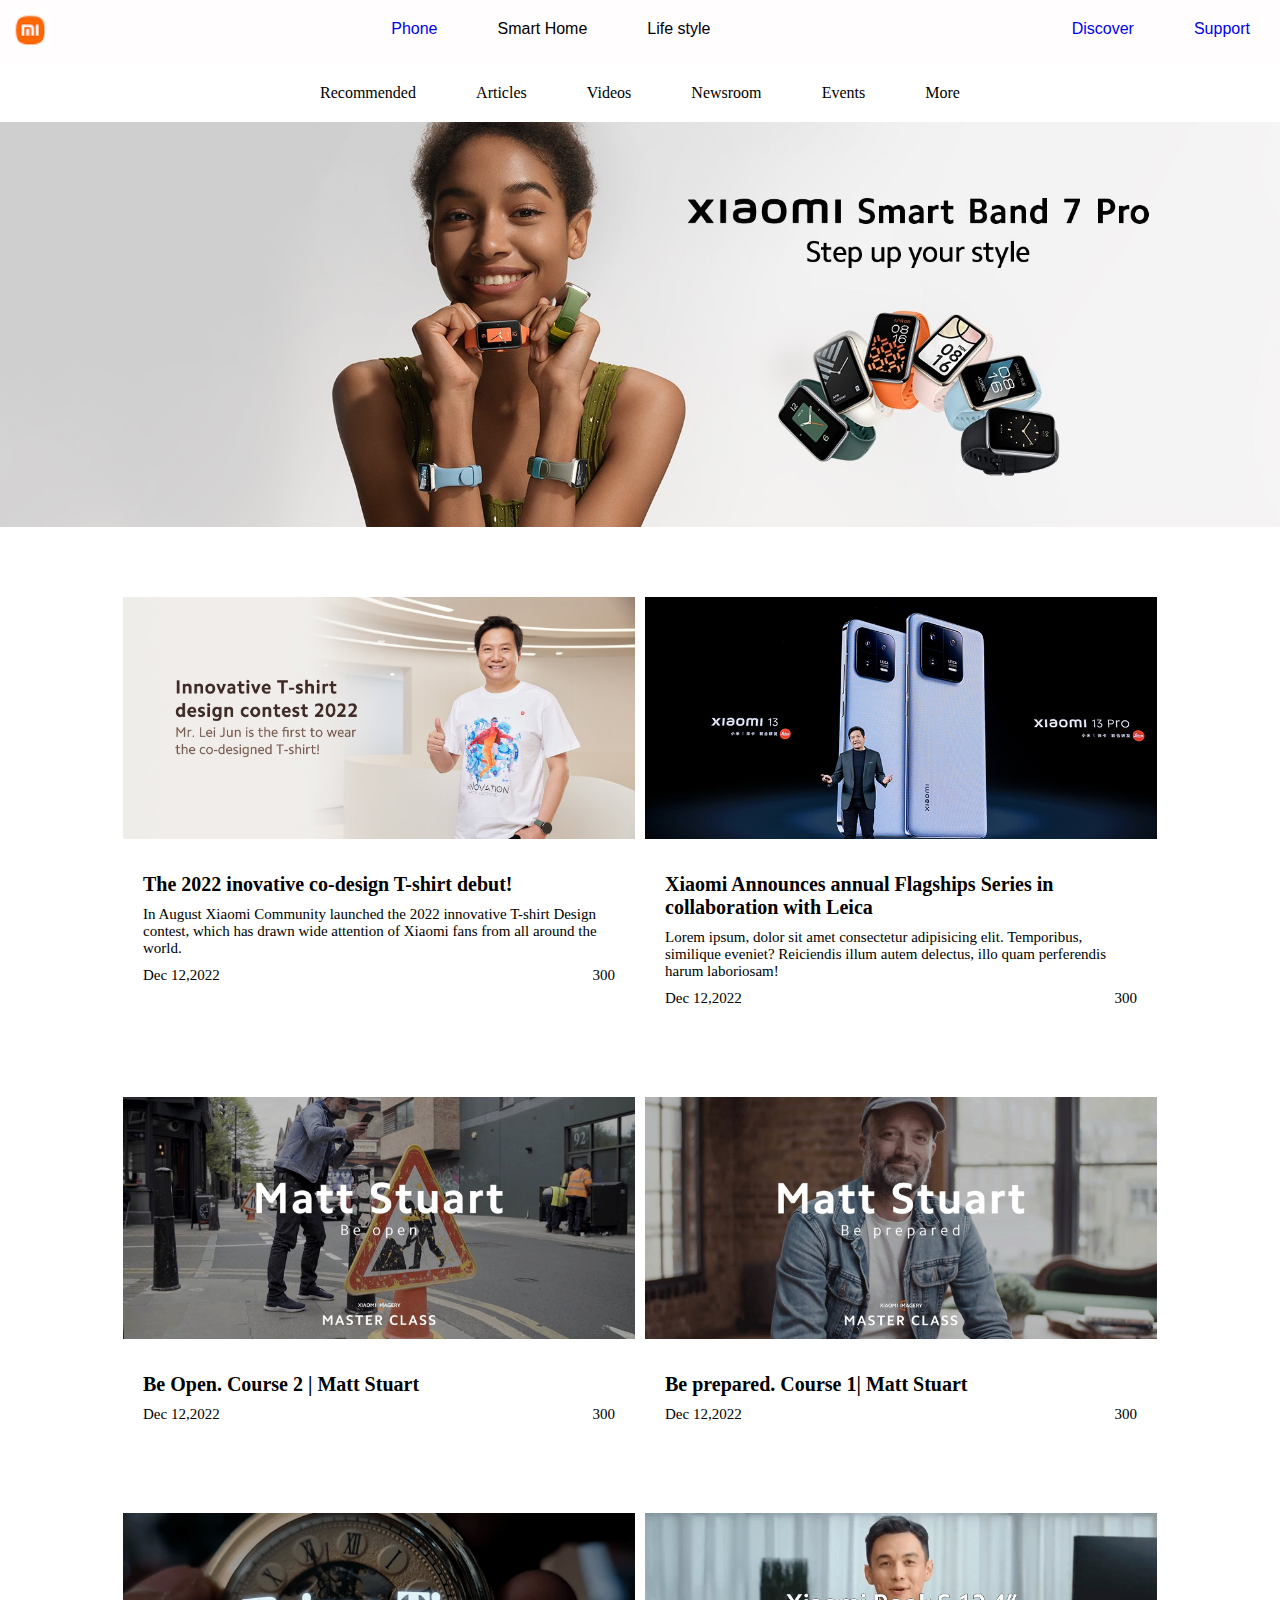
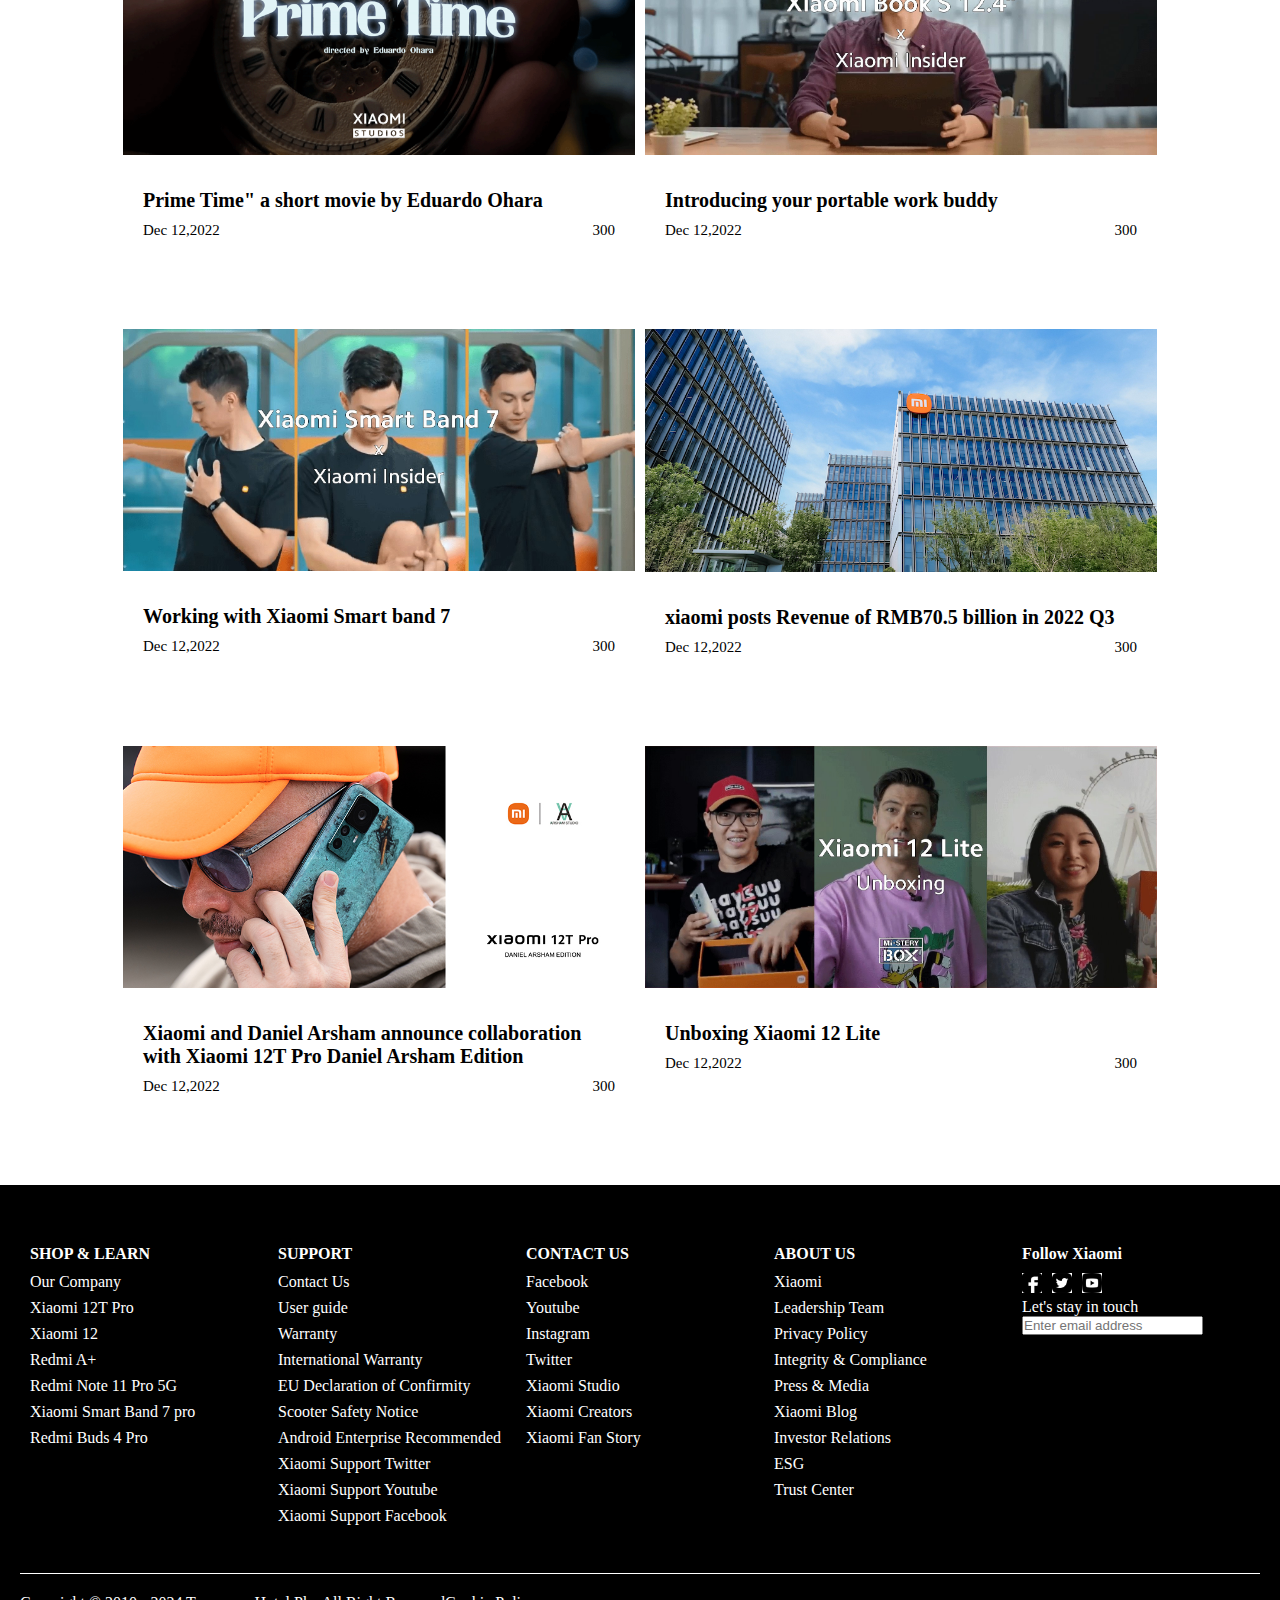
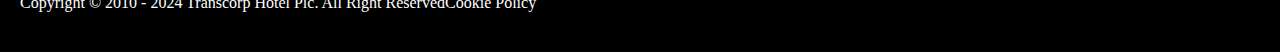
<file: index.html>
<!DOCTYPE html>
<html lang="en">
  <head>
    <meta charset="UTF-8" />
    <meta name="viewport" content="width=device-width, initial-scale=1.0" />
    <title>Discover</title>
    <link rel="stylesheet" href="style.css" />
  </head>
  <body>
    <div class="nav_bar">
      <div class="logo">
        <img src="images/Logo.png" alt="" />
      </div>

      <div class="list_items">
        <ul>
          <li><a href="phone.html">Phone</a></li>
          <li>Smart Home</li>
          <li>Life style</li>
        </ul>
      </div>

      <div class="list_items">
        <ul>
          <li><a href="Discover.html">Discover</a></li>
          <li><a href="Support.html">Support</a></li>
        </ul>
      </div>
    </div>

    <section class="section">
      <ul class="rec-1">
        <li class="recs"><a href="#">Recommended</a></li>
        <li class="recs"><a href="#">Articles</a></li>
        <li class="recs"><a href="#">Videos</a></li>
        <li class="recs"><a href="#">Newsroom</a></li>
        <li class="recs"><a href="#">Events</a></li>
        <li class="recs"><a href="#">More</a></li>
      </ul>
    </section>

    <div class="hero-section"></div>

    <div class="grid-display">
      <div class="columns">
        <img src="./images/section2-image1.jpg" alt="" class="column-img" />
        <div class="column-body">
          <h1 class="column-header">
            The 2022 inovative co-design T-shirt debut!
          </h1>
          <p class="col-paragraph">
            In August Xiaomi Community launched the 2022 innovative T-shirt Design contest, which has drawn wide attention of Xiaomi fans from all around the world.
          </p>
          <div class="column-footer">
            <span>Dec 12,2022</span>
            <span>300</span>
          </div>
        </div>
      </div>
      <div class="columns">
        <img src="./images/section2-image2.jpg" alt="" class="column-img" />
        <div class="column-body">
          <h1 class="column-header">
            Xiaomi Announces annual Flagships Series in collaboration with Leica
          </h1>
          <p class="col-paragraph">
            Lorem ipsum, dolor sit amet consectetur adipisicing elit.
            Temporibus, similique eveniet? Reiciendis illum autem delectus, illo
            quam perferendis harum laboriosam!
          </p>
          <div class="column-footer">
            <span>Dec 12,2022</span>
            <span>300</span>
          </div>
        </div>
      </div>
    </div>

    <div class="grid-display">
      <div class="columns">
        <img src="./images/section3-image1.png" alt="" class="column-img" />
        <div class="column-body">
          <h1 class="column-header">
           Be Open. Course 2 | Matt Stuart
          </h1>
          <div class="column-footer">
            <span>Dec 12,2022</span>
            <span>300</span>
          </div>
        </div>
      </div>
      <div class="columns">
        <img src="./images/section3-image2.png" alt="" class="column-img" />
        <div class="column-body">
          <h1 class="column-header">
        Be prepared. Course 1| Matt Stuart
          </h1>
          <div class="column-footer">
            <span>Dec 12,2022</span>
            <span>300</span>
          </div>
        </div>
      </div>
    </div>

    <div class="grid-display">
      <div class="columns">
        <img src="./images/section4-image1.png" alt="" class="column-img" />
        <div class="column-body">
          <h1 class="column-header">
            Prime Time" a short movie by Eduardo Ohara
          </h1>
          <div class="column-footer">
            <span>Dec 12,2022</span>
            <span>300</span>
          </div>
        </div>
      </div>
      <div class="columns">
        <img src="./images/section4-image2.png" alt="" class="column-img" />
        <div class="column-body">
          <h1 class="column-header">
           Introducing your portable work buddy 
          </h1>
          <div class="column-footer">
            <span>Dec 12,2022</span>
            <span>300</span>
          </div>
        </div>
      </div>
    </div>

    <div class="grid-display">
      <div class="columns">
        <img src="./images/section5-image1.png" alt="" class="column-img" />
        <div class="column-body">
          <h1 class="column-header">
            Working with Xiaomi Smart band 7
          </h1>
          <div class="column-footer">
            <span>Dec 12,2022</span>
            <span>300</span>
          </div>
        </div>
      </div>
      <div class="columns">
        <img src="./images/section5-image2.jpg" alt="" class="column-img" />
        <div class="column-body">
          <h1 class="column-header">
            xiaomi posts Revenue of RMB70.5 billion in 2022 Q3
          </h1>
          <div class="column-footer">
            <span>Dec 12,2022</span>
            <span>300</span>
          </div>
        </div>
      </div>
    </div>

    <div class="grid-display">
      <div class="columns">
        <img src="./images/section6-image1.jpg" alt="" class="column-img" />
        <div class="column-body">
          <h1 class="column-header">
           Xiaomi and Daniel Arsham announce collaboration with Xiaomi 12T Pro Daniel Arsham Edition
          </h1>
          <div class="column-footer">
            <span>Dec 12,2022</span>
            <span>300</span>
          </div>
        </div>
      </div>
      <div class="columns">
        <img src="./images/section6-image2.png" alt="" class="column-img" />
        <div class="column-body">
          <h1 class="column-header">
            Unboxing Xiaomi 12 Lite
          </h1>
          <div class="column-footer">
            <span>Dec 12,2022</span>
            <span>300</span>
          </div>
        </div>
      </div>
    </div>

    <footer class="footer">
      <div class="footer-top">
          <div class="footer-col">
              <h3>SHOP & LEARN</h3>
              <ul>
                  <li><a href="#">Our Company</a></li>
                  <li><a href="#">Xiaomi 12T Pro</a></li>
                  <li><a href="#">Xiaomi 12</a></li>
                  <li><a href="#">Redmi A+</a></li>
                  <li><a href="#">Redmi Note 11 Pro 5G</a></li>
                  <li><a href="#">Xiaomi Smart Band 7 pro</a></li>
                  <li><a href="#">Redmi Buds 4 Pro</a></li>
              </ul>
          </div>
          <div class="footer-col">
              <h3>SUPPORT</h3>
              <ul>
                  <li><a href="#">Contact Us</a></li>
                  <li><a href="#">User guide</a></li>
                  <li><a href="#">Warranty</a></li>
                  <li><a href="#">International Warranty</a></li>
                  <li><a href="#">EU Declaration of Confirmity</a></li>
                  <li><a href="#">Scooter Safety Notice</a></li>
                  <li><a href="#">Android Enterprise Recommended</a></li>
                  <li><a href="#">Xiaomi Support Twitter</a></li>
                  <li><a href="#">Xiaomi Support Youtube</a></li>
                  <li><a href="#">Xiaomi Support Facebook</a></li>
              </ul>
          </div>
          <div class="footer-col">
              <h3>CONTACT US</h3>
              <ul>
                  <li><a href="#">Facebook</a></li>
                  <li><a href="#">Youtube</a></li>
                  <li><a href="#">Instagram</a></li>
                  <li><a href="#">Twitter</a></li>
                  <li><a href="#">Xiaomi Studio</a></li>
                  <li><a href="#">Xiaomi Creators</a></li>
                  <li><a href="#">Xiaomi Fan Story</a></li>
              </ul>
          </div>
          <div class="footer-col">
              <h3>ABOUT US</h3>
              <ul>
                  <li><a href="#">Xiaomi</a></li>
                  <li><a href="#">Leadership Team</a></li>
                  <li><a href="#">Privacy Policy</a></li>
                  <li><a href="#">Integrity & Compliance</a></li>
                  <li><a href="#">Press & Media</a></li>
                  <li><a href="#">Xiaomi Blog</a></li>
                  <li><a href="#">Investor Relations</a></li>
                  <li><a href="#">ESG</a></li>
                  <li><a href="#">Trust Center</a></li>
              </ul>
          </div>
          <div class="footer-col">
              <h3>Follow Xiaomi</h3>
              <div class="footer-social">
                <a href="#"><img src="images/Social media logo/facebook-image.png" alt="" class="soc">
                    <div class="fab fa-facebook"></div>
                </a>
                <a href="#"><img src="images/Social media logo/twitter-image.png" alt="" class="soc">
                    <div class="fab fa-twitter"></div>
                </a>
                <a href="#"><img src="images/Social media logo/youtube-image.png" alt="" class="soc">
                    <div class="fab fa-youtube"></div>
                </a>             
            </div>
            <div class="pop"> <p>Let's stay in touch</p></div>
            <div> <input type="text" placeholder="Enter email address"> </div>
        </div>
          </div>
      </div>
      <div class="footer-bottom">
          <div class="footer-links">
              <p>Copyright &copy; 2010 - 2024 Transcorp Hotel Plc. All Right Reserved</p>
              <a href="#">Cookie Policy</a>
          </div>
          
      </div>
      
  </footer>
  </body>
</html>
</file>
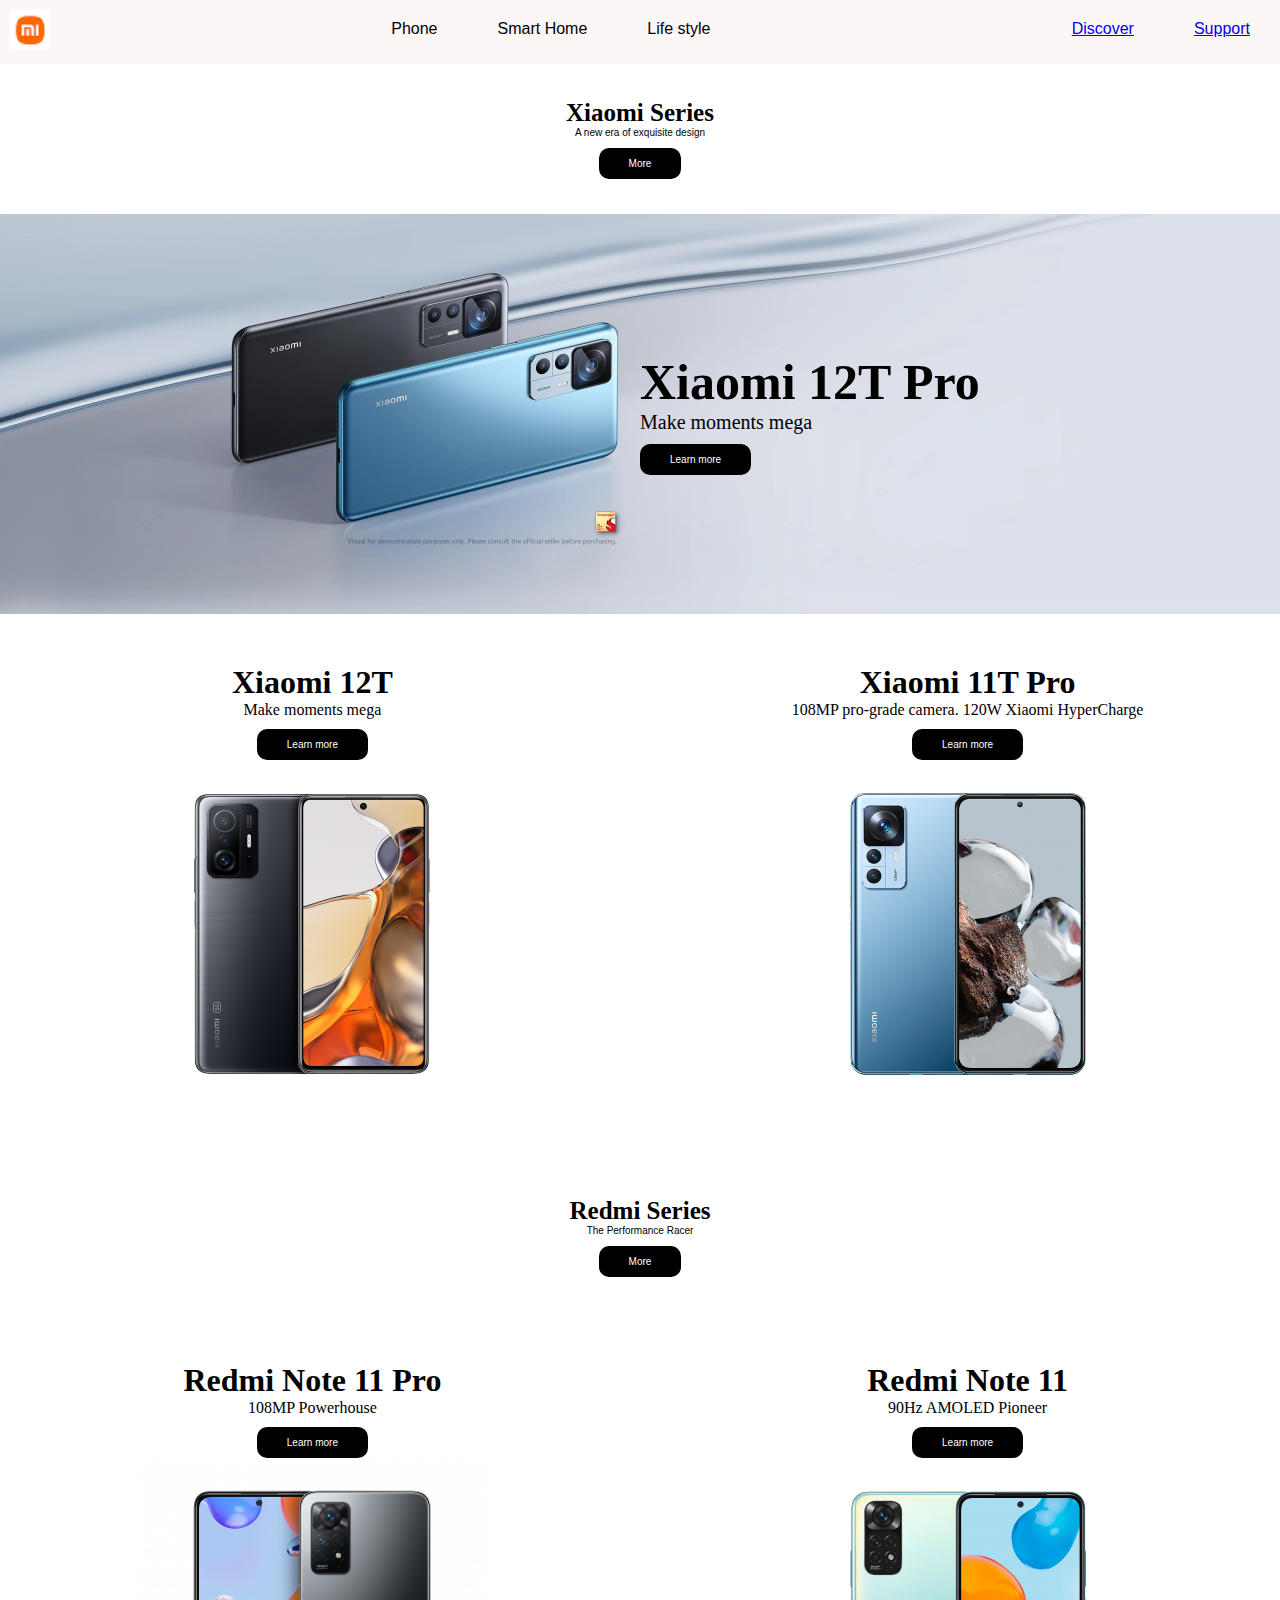
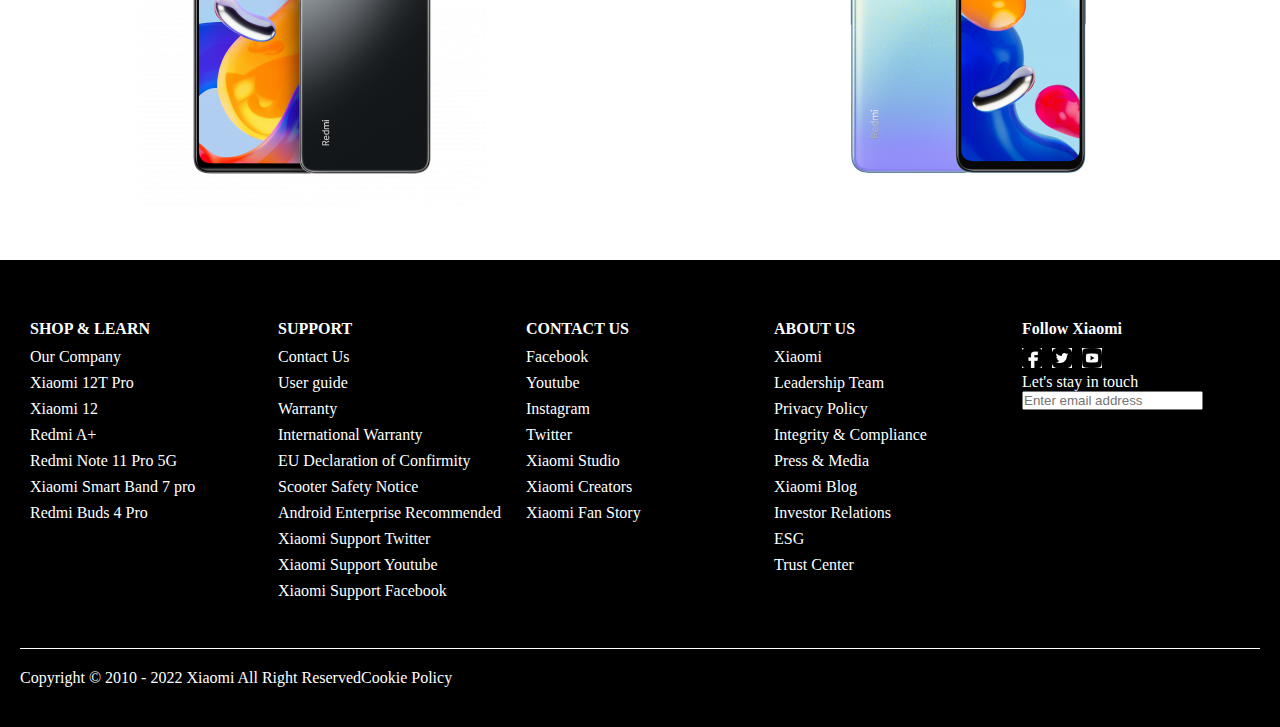
<file: phone.html>
<!DOCTYPE html>
<html lang="en">
  <head>
    <meta charset="UTF-8" />
    <meta name="viewport" content="width=device-width, initial-scale=1.0" />
    <title>Document</title>
    <link rel="stylesheet" href="./phone.css" />
  </head>
  <body>
    <div class="nav_bar">
      <div class="logo">
        <img src="images/Logo.png" alt="" />
      </div>

      <div class="list_items">
        <ul>
          <li><a href="phone.html"></a> Phone</li>
          <li>Smart Home</li>
          <li>Life style</li>
        </ul>
      </div>

      <div class="list_items">
        <ul>
          <li><a href="Discover.html">Discover</a></li>
          <li><a href="Support.html">Support</a></li>
        </ul>
      </div>
    </div>

    <div class="section">
      <div>
        <h1>Xiaomi Series</h1>
        <p>A new era of exquisite design</p>
        <button class="btn">More</button>
      </div>
    </div>

    <div class="image-section-one">
      <div></div>
      <div class="right-column">
        <div>
          <h2>Xiaomi 12T Pro</h2>
          <p>Make moments mega</p>
          <button class="btn">Learn more</button>
        </div>
      </div>
    </div>

    <div class="image-section-two">
      <div class="column">
        <div class="column-container">
          <h1>Xiaomi 12T</h1>
          <p>Make moments mega</p>
          <div class="btn-container">
            <button class="btn">Learn more</button>
          </div>
          <img src="images/section2-image2.png" alt="" />
        </div>
      </div>
      <div class="column">
        <div class="column-container">
          <h1>Xiaomi 11T Pro</h1>
          <p>108MP pro-grade camera. 120W Xiaomi HyperCharge</p>
          <div class="btn-container">
            <button class="btn">Learn more</button>
          </div>
          <img src="images/section2-image1.png" alt="" />
        </div>
      </div>
    </div>

    <div class="section">
      <div>
        <h1>Redmi Series</h1>
        <p>The Performance Racer</p>
        <button class="btn">More</button>
      </div>
    </div>

    <div class="image-section-two">
      <div class="column">
        <div class="column-container">
          <h1>Redmi Note 11 Pro</h1>
          <p>108MP Powerhouse</p>
          <div class="btn-container">
            <button class="btn">Learn more</button>
          </div>
          <img src="images/section4-image1 2.png" alt="" />
        </div>
      </div>
      <div class="column">
        <div class="column-container">
          <h1>Redmi Note 11</h1>
          <p>90Hz AMOLED Pioneer</p>
          <div class="btn-container">
            <button class="btn">Learn more</button>
          </div>
          <img src="images/section4-image2 2.png" alt="" />
        </div>
      </div>
    </div>
    </div>

    <footer class="footer">
      <div class="footer-top">
          <div class="footer-col">
              <h3>SHOP & LEARN</h3>
              <ul>
                  <li><a href="#">Our Company</a></li>
                  <li><a href="#">Xiaomi 12T Pro</a></li>
                  <li><a href="#">Xiaomi 12</a></li>
                  <li><a href="#">Redmi A+</a></li>
                  <li><a href="#">Redmi Note 11 Pro 5G</a></li>
                  <li><a href="#">Xiaomi Smart Band 7 pro</a></li>
                  <li><a href="#">Redmi Buds 4 Pro</a></li>
              </ul>
          </div>
          <div class="footer-col">
              <h3>SUPPORT</h3>
              <ul>
                  <li><a href="#">Contact Us</a></li>
                  <li><a href="#">User guide</a></li>
                  <li><a href="#">Warranty</a></li>
                  <li><a href="#">International Warranty</a></li>
                  <li><a href="#">EU Declaration of Confirmity</a></li>
                  <li><a href="#">Scooter Safety Notice</a></li>
                  <li><a href="#">Android Enterprise Recommended</a></li>
                  <li><a href="#">Xiaomi Support Twitter</a></li>
                  <li><a href="#">Xiaomi Support Youtube</a></li>
                  <li><a href="#">Xiaomi Support Facebook</a></li>
              </ul>
          </div>
          <div class="footer-col">
              <h3>CONTACT US</h3>
              <ul>
                  <li><a href="#">Facebook</a></li>
                  <li><a href="#">Youtube</a></li>
                  <li><a href="#">Instagram</a></li>
                  <li><a href="#">Twitter</a></li>
                  <li><a href="#">Xiaomi Studio</a></li>
                  <li><a href="#">Xiaomi Creators</a></li>
                  <li><a href="#">Xiaomi Fan Story</a></li>
              </ul>
          </div>
          <div class="footer-col">
              <h3>ABOUT US</h3>
              <ul>
                  <li><a href="#">Xiaomi</a></li>
                  <li><a href="#">Leadership Team</a></li>
                  <li><a href="#">Privacy Policy</a></li>
                  <li><a href="#">Integrity & Compliance</a></li>
                  <li><a href="#">Press & Media</a></li>
                  <li><a href="#">Xiaomi Blog</a></li>
                  <li><a href="#">Investor Relations</a></li>
                  <li><a href="#">ESG</a></li>
                  <li><a href="#">Trust Center</a></li>
              </ul>
          </div>
          <div class="footer-col">
              <h3>Follow Xiaomi</h3>
              <div class="footer-social">
                <a href="#"><img src="images/Social media logo/facebook-image.png" alt="" class="soc">
                    <div class="fab fa-facebook"></div>
                </a>
                <a href="#"><img src="images/Social media logo/twitter-image.png" alt="" class="soc">
                    <div class="fab fa-twitter"></div>
                </a>
                <a href="#"><img src="images/Social media logo/youtube-image.png" alt="" class="soc">
                    <div class="fab fa-youtube"></div>
                </a>             
            </div>
            <div class="pop"> <p>Let's stay in touch</p></div>
            <div> <input type="text" placeholder="Enter email address"> </div>
        </div>
          </div>
      </div>
      <div class="footer-bottom">
          <div class="footer-links">
              <p>Copyright &copy; 2010 - 2022 Xiaomi All Right Reserved</p>
              <a href="#">Cookie Policy</a>
          </div>
          
      </div>
      
  </footer>
  </body>
</html>
</file>
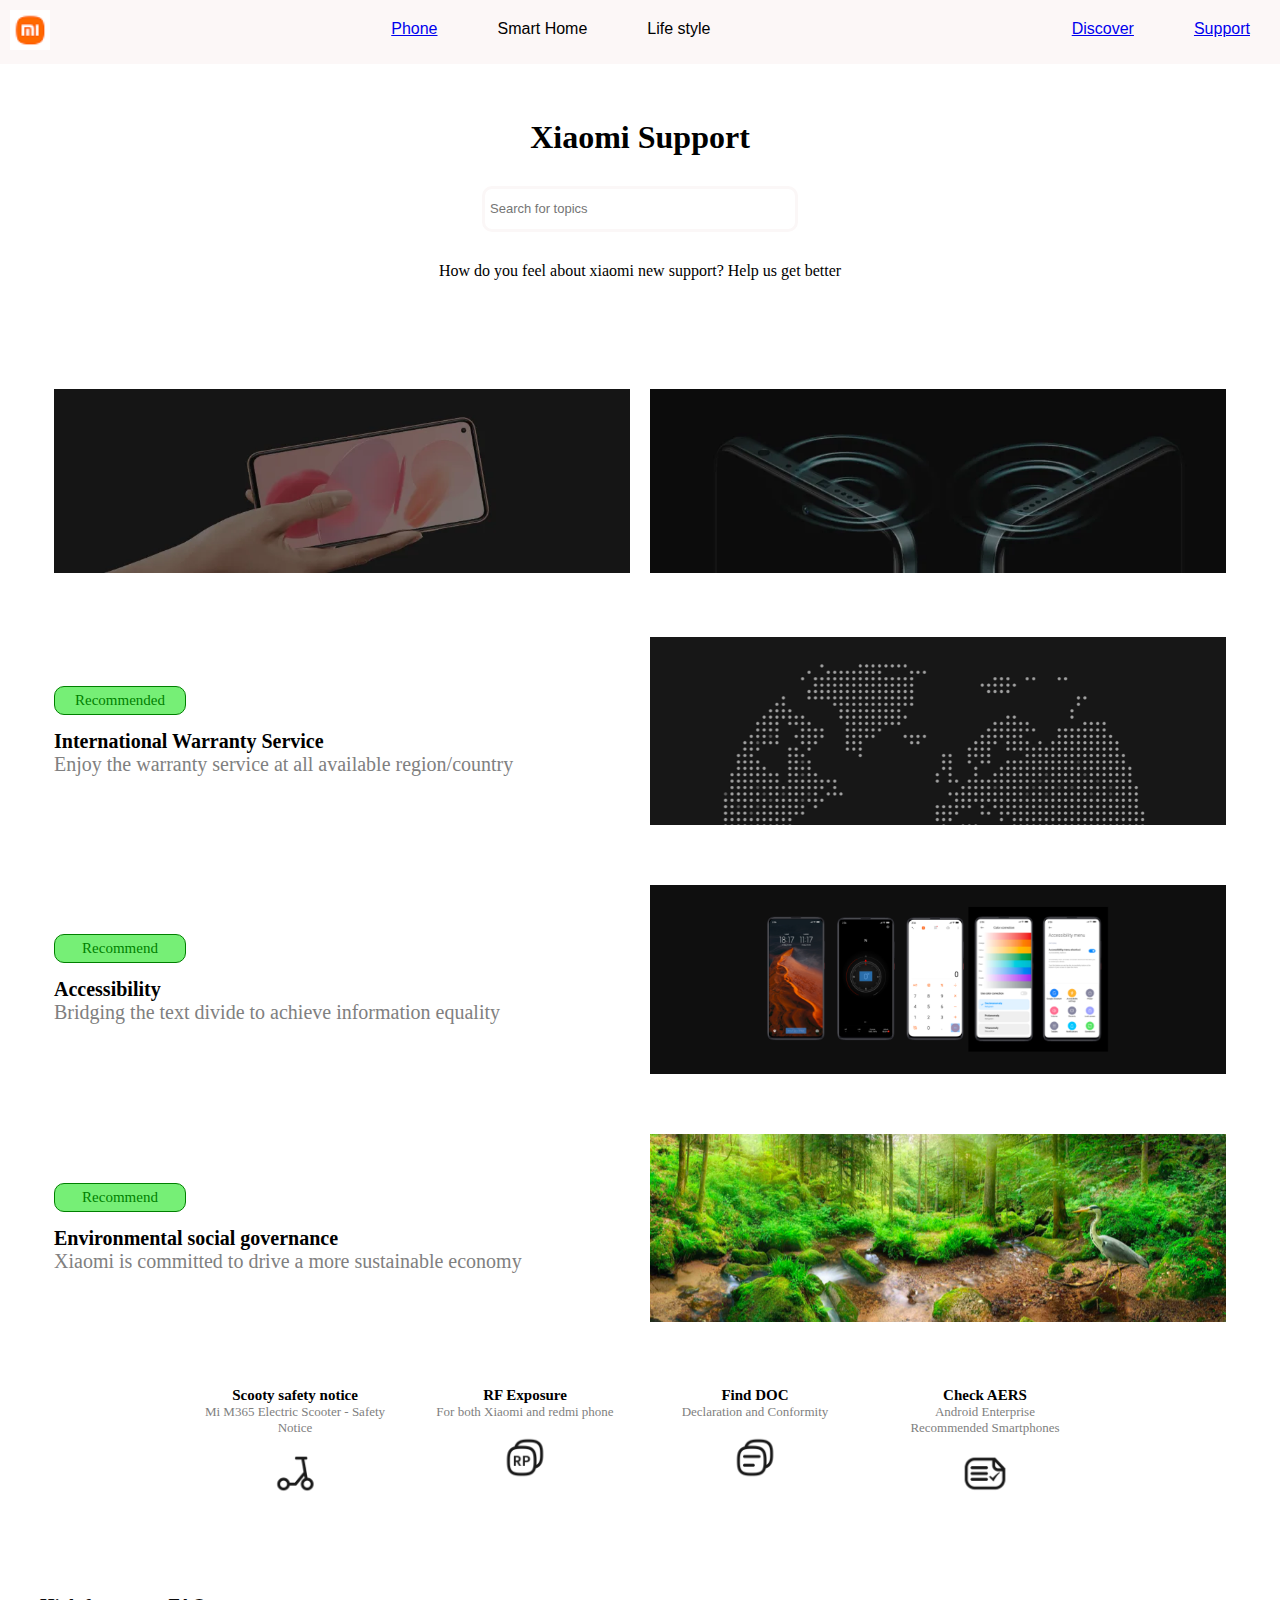
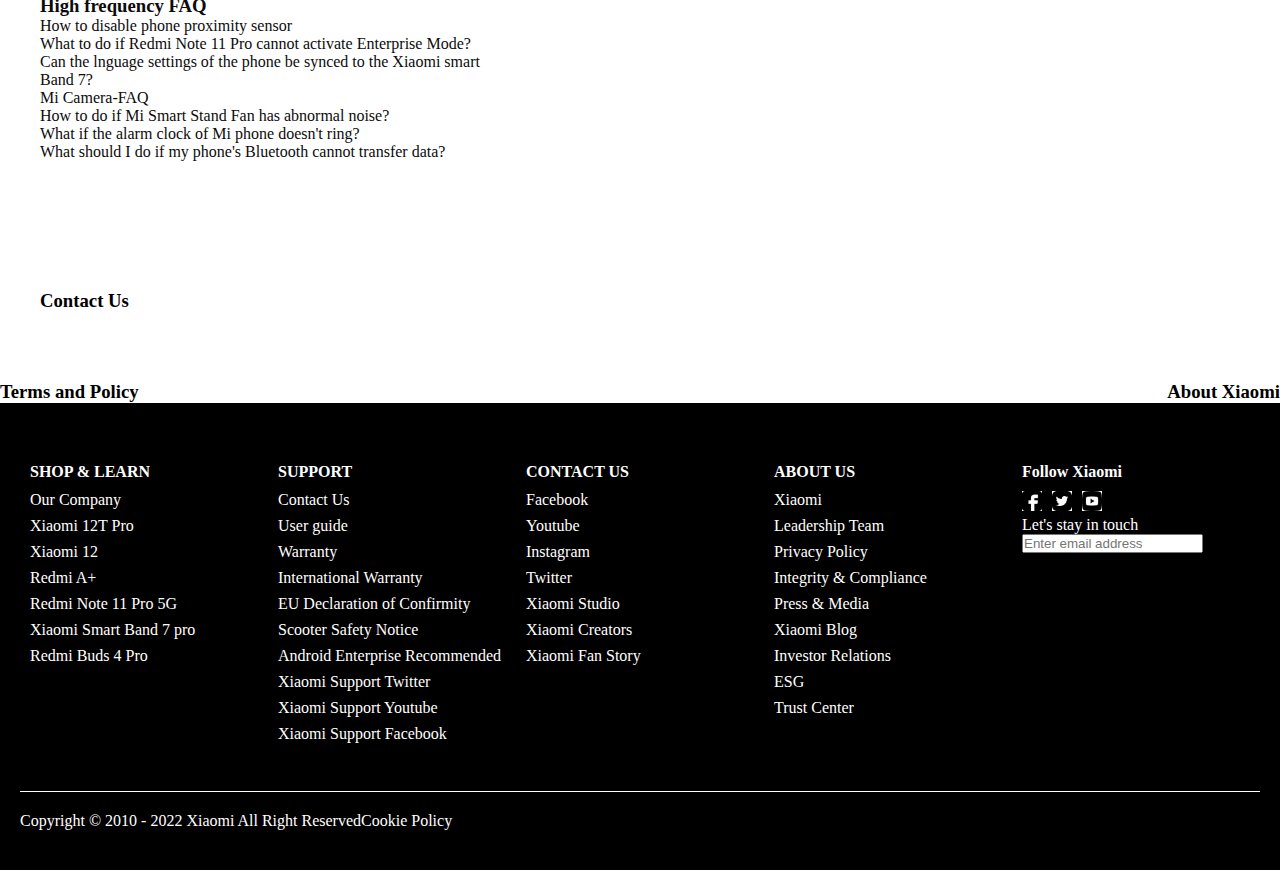
<file: Support.html>
<!DOCTYPE html>
<html lang="en">
  <head>
    <meta charset="UTF-8" />
    <meta name="viewport" content="width=device-width, initial-scale=1.0" />
    <title>Support</title>
    <link rel="stylesheet" href="./support.css" />
  </head>
  <body>
    <div class="nav_bar">
      <div class="logo">
        <img src="images/Logo.png" alt="" />
      </div>

      <div class="list_items">
        <ul>
          <li><a href="./phone.html">Phone</a></li>
          <li>Smart Home</li>
          <li>Life style</li>
        </ul>
      </div>

      <div class="list_items">
        <ul>
          <li><a href="Discover.html">Discover</a></li>
          <li><a href="Support.html">Support</a></li>
        </ul>
      </div>
    </div>

    <div class="hero-section">
      <h1>Xiaomi Support</h1>
      <div class="hero-texts">
        <input type="text" placeholder="Search for topics" />
        <p>How do you feel about xiaomi new support? Help us get better</p>
      </div>
    </div>

    <div class="grid-display">
      <div class="columns">
        <img
          src="./images/support/section2-image1.png"
          alt=""
          class="column-img"
        />
      </div>
      <div class="columns">
        <img
          src="./images/support/section2-image2.png"
          alt=""
          class="column-img"
        />
      </div>
    </div>

    <div class="grid-display-text">
      <div class="columns col-left">
        <span>Recommended</span>
        <div class="col-texts">
          <h2>International Warranty Service</h2>
          <p>Enjoy the warranty service at all available region/country</p>
        </div>
      </div>
      <div class="columns">
        <img
          src="./images/support/section3-image.png"
          alt=""
          class="column-img"
        />
      </div>
    </div>

    <div class="grid-display-text">
      <div class="columns col-left">
        <span>Recommend</span>
        <div class="col-texts">
          <h2>Accessibility</h2>
          <p>Bridging the text divide to achieve information equality</p>
        </div>
      </div>
      <div class="columns">
        <img src="./images/support/section4.png" alt="" class="column-img" />
      </div>
    </div>

    <div class="grid-display-text">
      <div class="columns col-left">
        <span>Recommend</span>
        <div class="col-texts">
          <h2>Environmental social governance</h2>
          <p>Xiaomi is committed to drive a more sustainable economy</p>
        </div>
      </div>
      <div class="columns">
        <img src="./images/support/section5.png" alt="" class="column-img" />
      </div>
    </div>

    <div class="container">
      <!-- <div class="row"> -->
      <div class="col">
        <h2>Scooty safety notice</h2>
        <p>Mi M365 Electric Scooter - Safety Notice</p>
        <img src="./images/support/section6-image1.png" alt="" />
      </div>
      <div class="col">
        <h2>RF Exposure</h2>
        <p>For both Xiaomi and redmi phone</p>
        <img src="./images/support/section6-image2.png" alt="" />
      </div>
      <div class="col">
        <h2>Find DOC</h2>
        <p>Declaration and Conformity</p>
        <img src="./images/support/section6-image3.png" alt="" />
      </div>
      <div class="col">
        <h2>Check AERS</h2>
        <p>Android Enterprise</p>
        <p>Recommended Smartphones</p>
        <img src="./images/support/section6-image4.png" alt="" />
      </div>
      <!-- </div> -->
    </div>

    <div class="frequency">
      <h3> High frequency FAQ</h3>
    <ul class="disable"> 
      
        <li class="dis">How to disable phone proximity sensor</li>
        <li class="dis">What to do if Redmi Note 11 Pro cannot activate Enterprise Mode?</li>
        <li class="dis">Can the lnguage settings of the phone be synced to the Xiaomi smart Band 7?</li>
        <li class="dis">Mi Camera-FAQ</li>
        <li class="dis">How to do if Mi Smart Stand Fan has abnormal noise?</li>
        <li class="dis">What if the alarm clock of Mi phone doesn't ring?</li>
        <li class="dis">What should I do if my phone's Bluetooth cannot transfer data?</li>
    </ul>
  </div>
  <div>
  <div Class="Contact">
    <h3 >Contact Us</h3>
  </div>
  </div>

  <div class="tanda">
    <div Class="terms">
      <h3>Terms and Policy</h3>
        </div>
      
        <div class class="About">
          <h3>About Xiaomi</h3>
        </div>
      
  </div>
  </body>
  <footer class="footer">
    <div class="footer-top">
        <div class="footer-col">
            <h3>SHOP & LEARN</h3>
            <ul>
                <li><a href="#">Our Company</a></li>
                <li><a href="#">Xiaomi 12T Pro</a></li>
                <li><a href="#">Xiaomi 12</a></li>
                <li><a href="#">Redmi A+</a></li>
                <li><a href="#">Redmi Note 11 Pro 5G</a></li>
                <li><a href="#">Xiaomi Smart Band 7 pro</a></li>
                <li><a href="#">Redmi Buds 4 Pro</a></li>
            </ul>
        </div>
        <div class="footer-col">
            <h3>SUPPORT</h3>
            <ul>
                <li><a href="#">Contact Us</a></li>
                <li><a href="#">User guide</a></li>
                <li><a href="#">Warranty</a></li>
                <li><a href="#">International Warranty</a></li>
                <li><a href="#">EU Declaration of Confirmity</a></li>
                <li><a href="#">Scooter Safety Notice</a></li>
                <li><a href="#">Android Enterprise Recommended</a></li>
                <li><a href="#">Xiaomi Support Twitter</a></li>
                <li><a href="#">Xiaomi Support Youtube</a></li>
                <li><a href="#">Xiaomi Support Facebook</a></li>
            </ul>
        </div>
        <div class="footer-col">
            <h3>CONTACT US</h3>
            <ul>
                <li><a href="#">Facebook</a></li>
                <li><a href="#">Youtube</a></li>
                <li><a href="#">Instagram</a></li>
                <li><a href="#">Twitter</a></li>
                <li><a href="#">Xiaomi Studio</a></li>
                <li><a href="#">Xiaomi Creators</a></li>
                <li><a href="#">Xiaomi Fan Story</a></li>
            </ul>
        </div>
        <div class="footer-col">
            <h3>ABOUT US</h3>
            <ul>
                <li><a href="#">Xiaomi</a></li>
                <li><a href="#">Leadership Team</a></li>
                <li><a href="#">Privacy Policy</a></li>
                <li><a href="#">Integrity & Compliance</a></li>
                <li><a href="#">Press & Media</a></li>
                <li><a href="#">Xiaomi Blog</a></li>
                <li><a href="#">Investor Relations</a></li>
                <li><a href="#">ESG</a></li>
                <li><a href="#">Trust Center</a></li>
            </ul>
        </div>
        <div class="footer-col">
            <h3>Follow Xiaomi</h3>
            <div class="footer-social">
              <a href="#"><img src="images/Social media logo/facebook-image.png" alt="" class="soc">
                  <div class="fab fa-facebook"></div>
              </a>
              <a href="#"><img src="images/Social media logo/twitter-image.png" alt="" class="soc">
                  <div class="fab fa-twitter"></div>
              </a>
              <a href="#"><img src="images/Social media logo/youtube-image.png" alt="" class="soc">
                  <div class="fab fa-youtube"></div>
              </a>             
          </div>
          <div class="pop"> <p>Let's stay in touch</p></div>
          <div> <input type="text" placeholder="Enter email address"> </div>
      </div>
        </div>
    </div>
    <div class="footer-bottom">
        <div class="footer-links">
            <p>Copyright &copy; 2010 - 2022 Xiaomi All Right Reserved</p>
            <a href="#">Cookie Policy</a>
        </div>
        
    </div>
    </footer>
</html>
</file>
<file: style.css>
* {
  margin: 0;
  padding: 0;
}

.nav_bar {
  display: flex;
  justify-content: space-between;
  background-color: rgba(255, 253, 253, 0.751);
  color: black;
  font-family: sans-serif;
}

.logo img {
  width: 40px;
  padding: 10px;
}

.list_items ul {
  display: flex;
}

.list_items li {
  list-style: none;
  margin: 20px 30px;
}

.section {
  width: 50%;
  margin: 20px auto;
}

.section .rec-1 {
  width: 100%;
  display: flex;
  justify-content: space-between;
}

.section .rec-1 .rec {
  font-size: 13px;
}

.rec-1 {
  display: flex;
  align-items: center;
  justify-content: space-around;
  width: 70%;
}
.recs {
  list-style: none;
  align-items: center;
}
li,
ul,
a {
  text-decoration: none;
}
.recs a {
  color: black;
}

.hero-section {
  width: 100%;
  height: 45vh;
  background-image: url("./images/section1-image.jpg");
  background-size: cover;
  background-repeat: no-repeat;
}

.grid-display {
  display: flex;
  justify-content: center;
  gap: 10px;
  margin: 70px 0;
  background-color: white;
}

.grid-display .columns {
  width: 40%;
}

.grid-display .columns .column-body {
  padding: 20px;
}

.grid-display .columns .column-img {
  width: 100%;
}

.grid-display .columns .column-body .column-header {
  font-size: 20px;
  margin: 10px 0;
}

.grid-display .columns .column-body .col-paragraph {
  font-size: 15px;
  margin: 10px 0;
}
.grid-display .columns .column-body .column-footer {
  display: flex;
  width: 100%;
  justify-content: space-between;
  font-size: 15px;
}

.footer p {
  /* background-color: #000000; */
  text-decoration: #080808;
}

.footer {
  background-color: black;
  padding: 40px 20px;
}

.footer-top {
  display: flex;
  justify-content: space-between;
  flex-wrap: wrap;
}

.footer-col {
  flex: 1;
  min-width: 150px;
  margin: 20px 10px;
}

.footer-col h3 {
  font-size: 16px;
  margin-bottom: 10px;
  color: white;
}

.footer-col ul {
  list-style: none;
  padding: 0;
}

.footer-col ul li {
  margin-bottom: 8px;
}

.footer-col ul li a {
  text-decoration: none;
  color: white;
}

.footer-col ul li a:hover {
  text-decoration: underline;
}

.pop {
  color: white;
}
.footer-bottom {
  display: flex;
  justify-content: space-between;
  align-items: center;
  border-top: 1px solid white;
  padding-top: 20px;
  margin-top: 20px;
  width: 100%;
  gap: 20px;
}
.footer-links {
  display: flex;
  color: white;
}
.footer-links a {
  margin-right: 20px;
  text-decoration: none;
  color: white;
  left: 20px;
}

/* .footer-links a:hover {
  text-decoration: underline;
} */

.footer-social {
  display: flex;
  margin-right: 10px;
  font-size: 20px;
  color: white;
  gap: 10px;
}

.soc {
  width: 20px;
  background-color: white;
}
</file>
<file: phone.css>
* {
  margin: 0;
  padding: 0;
}

.nav_bar {
  display: flex;
  justify-content: space-between;
  background-color: rgba(251, 245, 245, 0.751);
  color: black;
  font-family: sans-serif;
}

.logo img {
  width: 40px;
  padding: 10px;
}

.list_items ul {
  display: flex;
}

.list_items li {
  list-style: none;
  margin: 20px 30px;
}

.section {
  height: 150px;
  text-align: center;
  display: flex;
  justify-content: center;
  align-items: center;
}

.section h1 {
  font-size: 25px;
  color: black;
  justify-content: center;
}

.section p {
  font-size: 10px;
  font-family: helvetica;
}

.btn {
  margin-top: 10px;
  padding: 10px 30px;
  font-size: 10px;
  background-color: black;
  border: none;
  color: white;
  border-radius: 10px;
}

.image-section-one {
  background-image: url(./images/section1-image1.jpg);
  background-size: contain;
  height: 400px;
  display: flex;
  justify-content: space-between;
  width: 100vw;
  align-items: center;
}

.image-section-one .right-column {
  /* padding: 20px; */
  display: flex;
  justify-content: flex-start;
  width: 50%;
}

.image-section-one .right-column div h2 {
  font-size: 50px;
}

.image-section-one .right-column div p {
  font-size: 20px;
}

.image-section-two {
  display: flex;
  justify-content: space-between;
  margin: 40px 0;
  padding: 10px;
}

.image-section-two .column {
  width: 48%;
  display: flex;
  justify-content: center;
  align-items: center;
  text-align: center;
}

.image-section-two .column .column-container .btn-container {
  display: flex;
  justify-content: center;
}

.image_container {
  display: flex;
  object-fit: cover;
}

.image_container_background img {
  width: 100%;
  height: 300;
}

.image_container_background {
  background-image: url(./images/section3-image.png);
  height: 5px;
  text-align: left;
  align-items: center;
  justify-content: left;
  display: list-item;
  background-repeat: no-repeat;
  background-size: cover;
}

.container {
  /* display: flex; */
}

.container-two {
  /* display: flex; */
  text-align: justify;
}

.section-blackfooter {
  background-color: black;
}

.footer p {
  /* background-color: #000000; */
  text-decoration: #080808;
}

.footer {
  background-color: black;
  padding: 40px 20px;
}

.footer-top {
  display: flex;
  justify-content: space-between;
  flex-wrap: wrap;
}

.footer-col {
  flex: 1;
  min-width: 150px;
  margin: 20px 10px;
}

.footer-col h3 {
  font-size: 16px;
  margin-bottom: 10px;
  color: white;
}

.footer-col ul {
  list-style: none;
  padding: 0;
}

.footer-col ul li {
  margin-bottom: 8px;
}

.footer-col ul li a {
  text-decoration: none;
  color: white;
}

.footer-col ul li a:hover {
  text-decoration: underline;
}

.pop {
  color: white;
}
.footer-bottom {
  display: flex;
  justify-content: space-between;
  align-items: center;
  border-top: 1px solid white;
  padding-top: 20px;
  margin-top: 20px;
  width: 100%;
  gap: 20px;
}
.footer-links {
  display: flex;
  color: white;
}
.footer-links a {
  margin-right: 20px;
  text-decoration: none;
  color: white;
  left: 20px;
}

/* .footer-links a:hover {
  text-decoration: underline;
} */

.footer-social {
  display: flex;
  margin-right: 10px;
  font-size: 20px;
  color: white;
  gap: 10px;
}

.soc {
  width: 20px;
  background-color: white;
}
</file>
<file: support.css>
* {
  margin: 0;
  padding: 0;
}

.nav_bar {
  display: flex;
  justify-content: space-between;
  background-color: rgba(251, 245, 245, 0.751);
  color: black;
  font-family: sans-serif;
}

.logo img {
  width: 40px;
  padding: 10px;
}

.list_items ul {
  display: flex;
}

.list_items li {
  list-style: none;
  margin: 20px 30px;
}

.hero-section {
  height: 30vh;
  display: flex;
  flex-direction: column;
  align-items: center;
  justify-content: center;
  gap: 30px;
}

.hero-section .hero-texts {
  text-align: center;
}

.hero-section .hero-texts input {
  height: 30px;
  width: 300px;
  border-radius: 10px;
  border: 3px solid rgb(251, 247, 247);
  padding: 5px;
  font-size: 13px;
  margin-bottom: 30px;
}

.grid-display {
  display: flex;
  justify-content: center;
  gap: 10px;
  margin: 50px 0;
}

.grid-display .columns {
  width: 45%;
  padding: 5px;
}

.grid-display .columns img {
  width: 100%;
}

.grid-display-text {
  display: flex;
  justify-content: center;
  gap: 10px;
  margin: 50px 0;
}

.grid-display-text .columns {
  width: 45%;
  padding: 5px;
  display: flex;
  flex-direction: column;
  justify-content: center;
  gap: 15px;
}

.grid-display-text .columns img {
  width: 100%;
}

.grid-display-text .columns span {
  padding: 5px;
  border: 1px solid green;
  width: 120px;
  display: flex;
  justify-content: center;
  border-radius: 10px;
  color: green;
  background-color: rgb(118, 239, 118);
  font-size: 15px;
}

.grid-display-text .columns .col-texts h2,
.grid-display-text .columns .col-texts p {
  font-size: 20px;
}

.grid-display-text .columns .col-texts p {
  color: grey;
}

.container {
  width: 70%;
  margin: 30px auto;
  display: flex;
  justify-content: space-between;
}

.container .col {
  width: 23%;
  padding: 10px;
  box-sizing: border-box;
  text-align: center;
}

.container .col h2 {
  font-size: 15px;
}

.container .col p {
  font-size: 13px;
  color: grey;
}

.container .col img {
  width: 40%;
}



.frequency {
  /* display: flex; */
  gap: 10px;
  margin: 20px 0;
  width: 50%;
  color: rgb(12, 11, 11);
  padding: 40px;
  text-decoration: none;
  
}
.frequency disable {
  width: 100%;
  display: flex;
  justify-content: space-between;
}

.disable {

align-items: center;
justify-content: space-around;
width: 70%;
}

.dis {
list-style: none;
align-items: center;
}

.Contact {
  width: 100%;
  height: 80px;
  display: flex;
  align-items: center;
  padding: 40px;
  /* background-color: blue; */
}



.tanda {
  display: flex;
  justify-content: space-between;
}



.footer p {
  /* background-color: #000000; */
  text-decoration: #080808;
}

.footer {
  background-color: black;
  padding: 40px 20px;
}

.footer-top {
  display: flex;
  justify-content: space-between;
  flex-wrap: wrap;
}

.footer-col {
  flex: 1;
  min-width: 150px;
  margin: 20px 10px;
}

.footer-col h3 {
  font-size: 16px;
  margin-bottom: 10px;
  color: white;
}

.footer-col ul {
  list-style: none;
  padding: 0;
}

.footer-col ul li {
  margin-bottom: 8px;
}

.footer-col ul li a {
  text-decoration: none;
  color: white;
}

.footer-col ul li a:hover {
  text-decoration: underline;
}

.pop {
  color: white;
}
.footer-bottom {
  display: flex;
  justify-content: space-between;
  align-items: center;
  border-top: 1px solid white;
  padding-top: 20px;
  margin-top: 20px;
  width: 100%;
  gap: 20px;
}
.footer-links {
  display: flex;
  color: white;
}
.footer-links a {
  margin-right: 20px;
  text-decoration: none;
  color: white;
  left: 20px;
}

/* .footer-links a:hover {
  text-decoration: underline;
} */

.footer-social {
  display: flex;
  margin-right: 10px;
  font-size: 20px;
  color: white;
  gap: 10px;
}

.soc {
  width: 20px;
  background-color: white;
}
</file>
